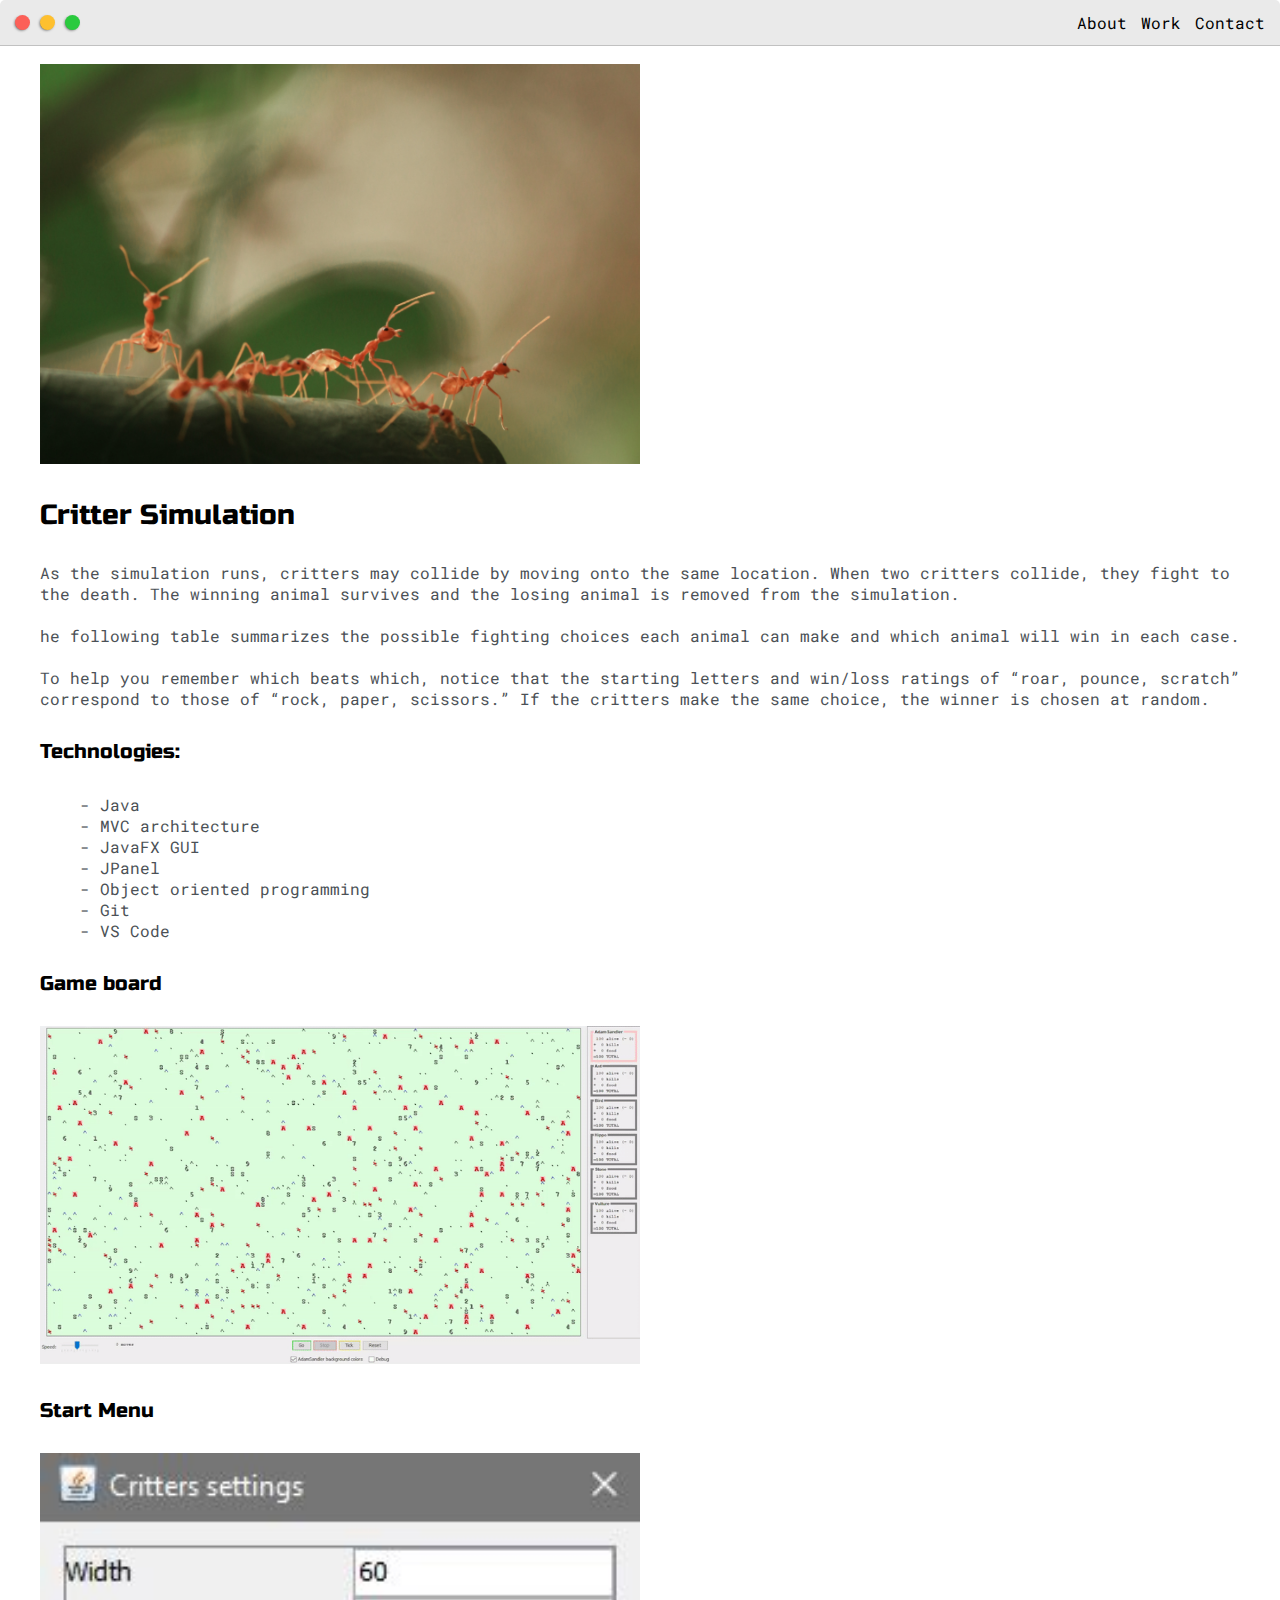
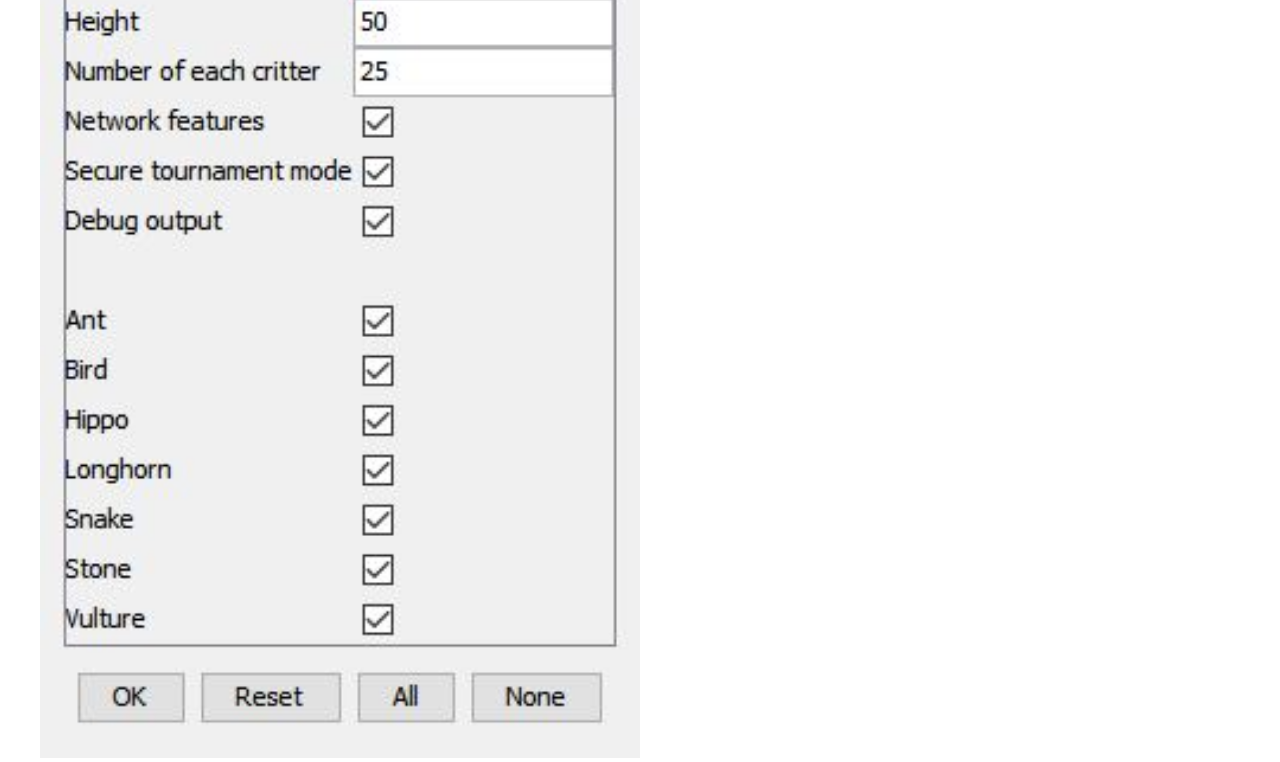
<file: Critter Simulation.html>
<!DOCTYPE html>
<html>
<head>
	<title>Critter Simulation</title>


	<meta name="viewport" content="width=device-width, initial-scale=1, maximum-scale=1, minimum-scale=1" />

	<link href="https://fonts.googleapis.com/css2?family=Russo+One&display=swap" rel="stylesheet">

	<link href="https://fonts.googleapis.com/css2?family=Roboto+Mono:wght@500&display=swap" rel="stylesheet">

	<link rel="stylesheet" type="text/css" href="default.css">


	<style type="text/css">
		.img-container{
			max-width: 600px;
		}

		img{
			width: 100%
		}

	</style>

</head>
<body>
	<div class="nav-wrapper">

		<!-- Link around dots-wrapper added after tutorial video -->
		<a href="index.html">
			<div class="dots-wrapper">
				<div id="dot-1" class="browser-dot"></div>
				<div id="dot-2" class="browser-dot"></div>
				<div id="dot-3" class="browser-dot"></div>
			</div>
		</a>

		<ul id="navigation">
			<li><a href="index.html#aboutme">About</a></li>
			<li><a href="index.html#work">Work</a></li>
			<li><a href="index.html#contact">Contact</a></li>
		</ul>
	</div>

	<div class="main-container">
		<br>

		<div class="img-container">
			<img src="images/Ant.jpg">
		</div>
		
		<h3>Critter Simulation</h3>

		<p>As the simulation runs, critters may collide by moving onto the same location. When two critters collide, they fight to the death. The winning animal survives and the losing animal is removed from the simulation.
		<br>
		<br>
		he following table summarizes the possible fighting choices each animal can make and which animal will win in each case.
		<br>
		<br>
		To help you remember which beats which, notice that the starting letters and win/loss ratings of “roar, pounce, scratch” correspond to those of “rock, paper, scissors.” If the critters make the same choice, the winner is chosen at random.


		<h5>Technologies:</h5>
		<ul>
			<li>- Java</li>
			<li>- MVC architecture</li>
			<li>- JavaFX GUI</li>
			<li>- JPanel</li>
			<li>- Object oriented programming</li>
			<li>- Git</li>
			<li>- VS Code</li>
		</ul>


		<h5>Game board</h5>
		<div class="img-container">
			<img src="images/Game.gif">
		</div>

		
		<h5>Start Menu</h5>
		<div class="img-container">
			<img src="images/Critter Menu.JPG">
		</div>


	</div>

</body>
</html>
</file>
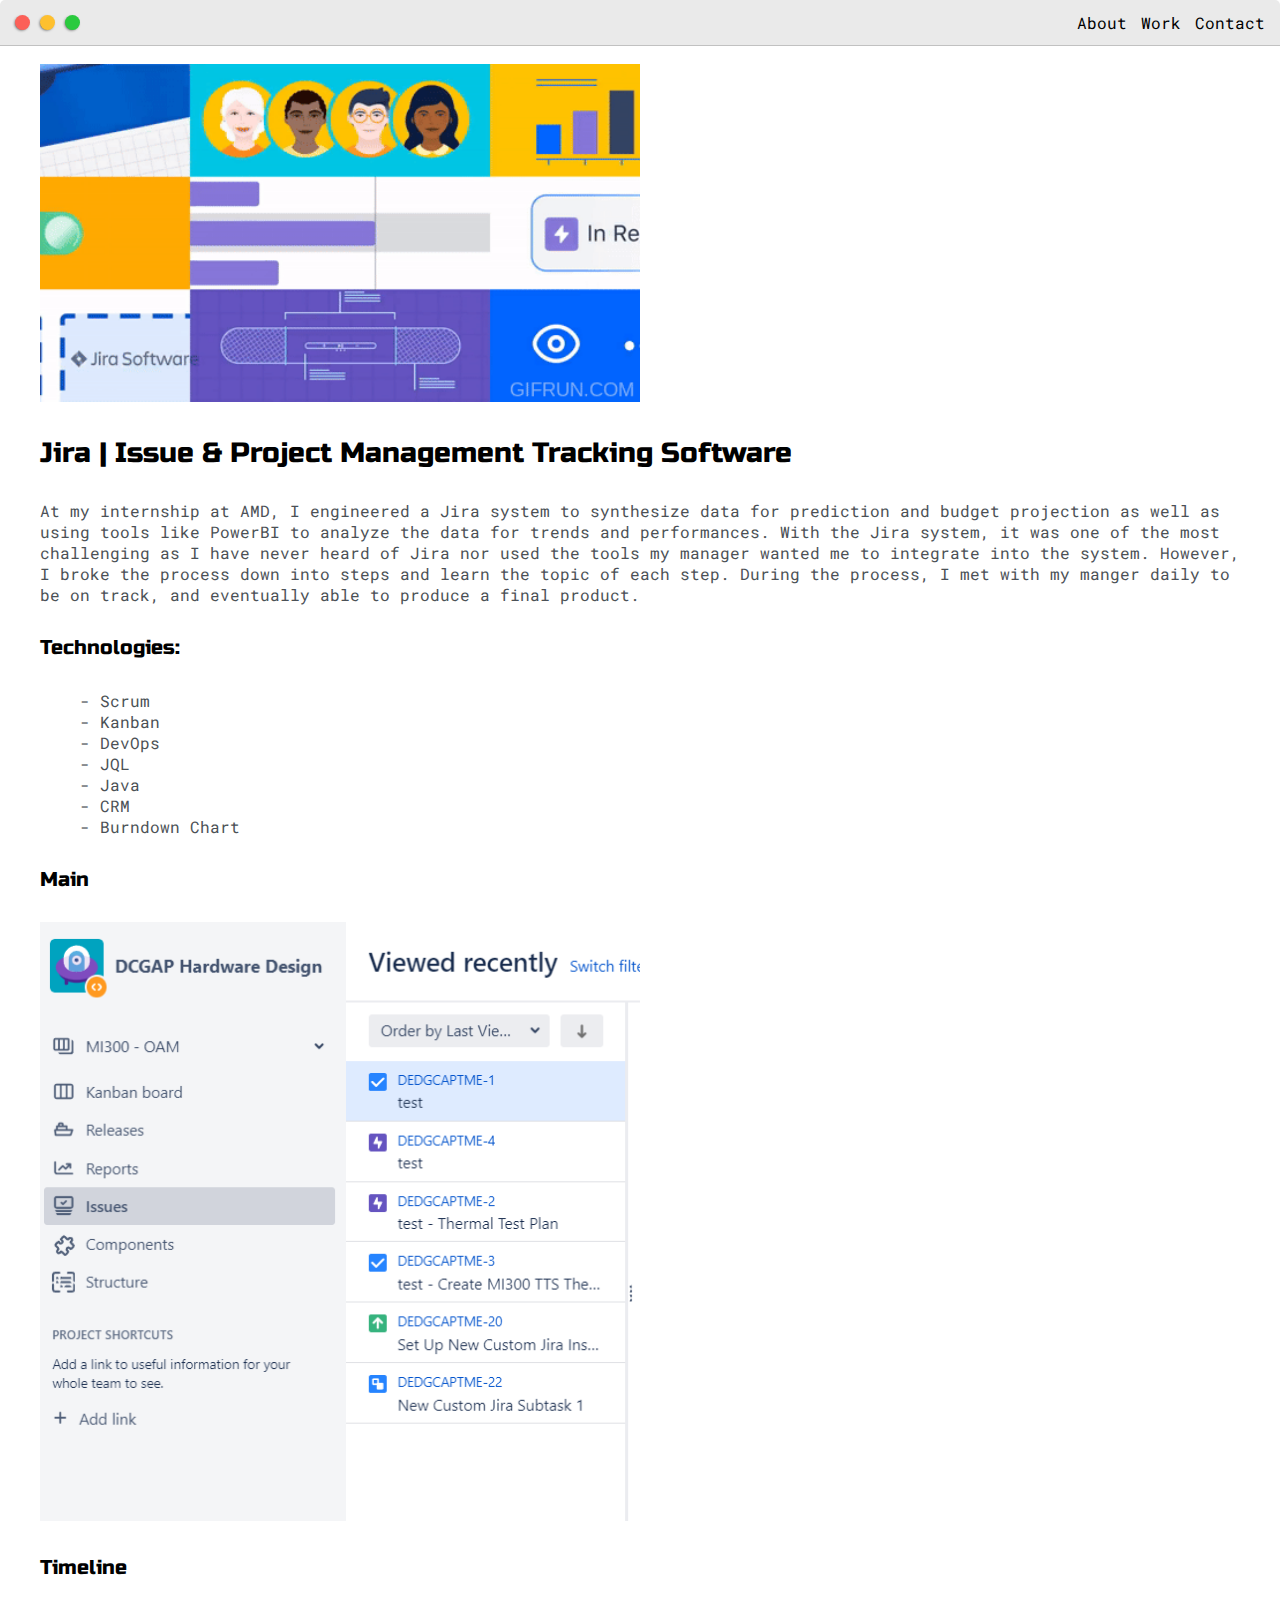
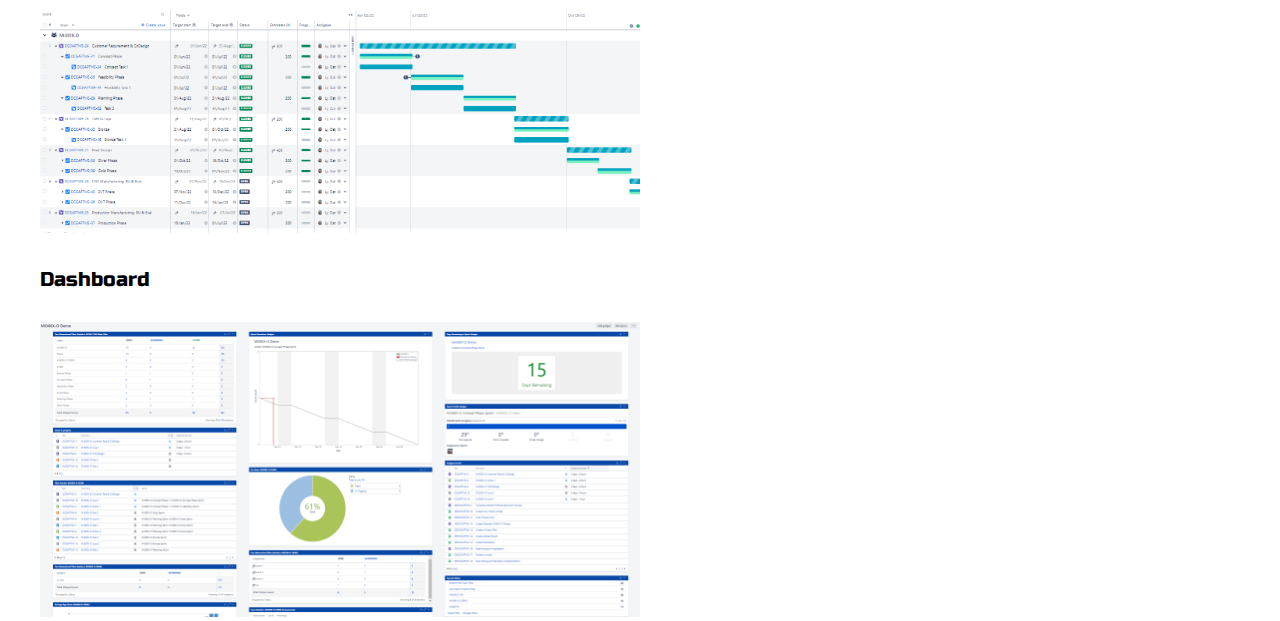
<file: Jira.html>
<!DOCTYPE html>
<html>
<head>
	<title>Jira</title>


	<meta name="viewport" content="width=device-width, initial-scale=1, maximum-scale=1, minimum-scale=1" />

	<link href="https://fonts.googleapis.com/css2?family=Russo+One&display=swap" rel="stylesheet">

	<link href="https://fonts.googleapis.com/css2?family=Roboto+Mono:wght@500&display=swap" rel="stylesheet">

	<link rel="stylesheet" type="text/css" href="default.css">


	<style type="text/css">
		.img-container{
			max-width: 600px;
		}

		img{
			width: 100%
		}

	</style>

</head>
<body>
	<div class="nav-wrapper">

		<!-- Link around dots-wrapper added after tutorial video -->
		<a href="index.html">
			<div class="dots-wrapper">
				<div id="dot-1" class="browser-dot"></div>
				<div id="dot-2" class="browser-dot"></div>
				<div id="dot-3" class="browser-dot"></div>
			</div>
		</a>

		<ul id="navigation">
			<li><a href="index.html#aboutme">About</a></li>
			<li><a href="index.html#work">Work</a></li>
			<li><a href="index.html#contact">Contact</a></li>
		</ul>
	</div>

	<div class="main-container">
		<br>

		<div class="img-container">
			<img src="images/Jira Logo.gif">
		</div>
		
		<h3>Jira | Issue & Project Management Tracking Software</h3>

		<p>At my internship at AMD, I engineered a Jira system to synthesize data for prediction and budget
			projection as well as using tools like PowerBI to analyze the data for trends and performances. With the
			Jira system, it was one of the most challenging as I have never heard of Jira nor used the tools my
			manager wanted me to integrate into the system. However, I broke the process down into steps and learn
			the topic of each step. During the process, I met with my manger daily to be on track, and eventually able
			to produce a final product.
		<br>
		

		<h5>Technologies:</h5>
		<ul>
			<li>- Scrum</li>
			<li>- Kanban</li>
			<li>- DevOps</li>
			<li>- JQL</li>
			<li>- Java</li>
			<li>- CRM</li>
			<li>- Burndown Chart</li>
		</ul>

		<h5>Main</h5>
		<div class="img-container">
			<img src="images/Jira.png">
		</div>

		<h5>Timeline</h5>
		<div class="img-container">
			<img src="images/Jira Timeline.png">
		</div>

		
		<h5>Dashboard</h5>
		<div class="img-container">
			<img src="images/Jira Dashboard.png">
		</div>


	</div>

</body>
</html>
</file>
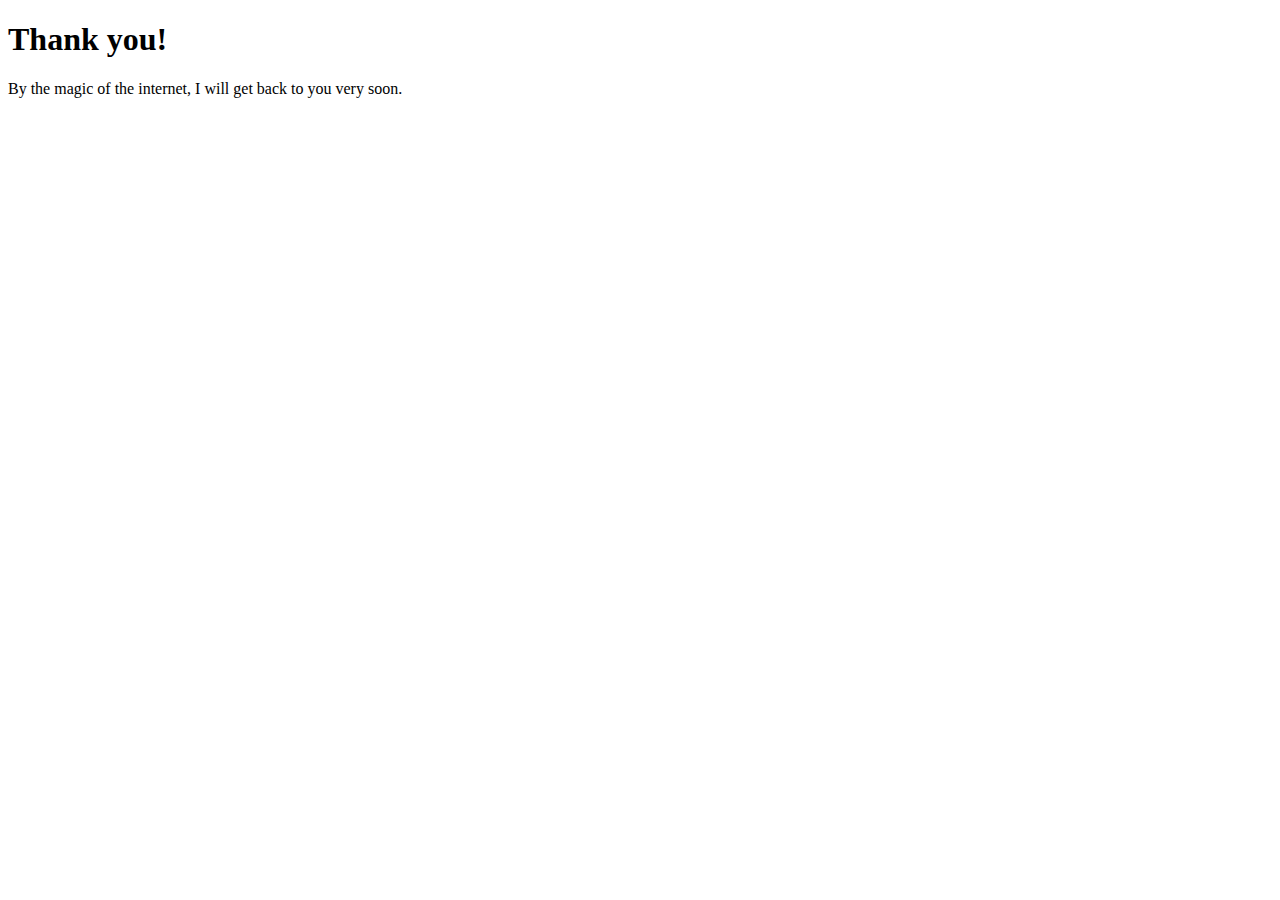
<file: success.html>
<!doctype html>
<html lang="en">
  <head>
    <!-- Required meta tags -->
    <meta charset="utf-8">
    <meta name="viewport" content="width=device-width, initial-scale=1">

    <!-- Bootstrap CSS -->
    <link href="https://cdn.jsdelivr.net/npm/bootstrap@5.0.1/dist/css/bootstrap.min.css" rel="stylesheet" integrity="sha384-+0n0xVW2eSR5OomGNYDnhzAbDsOXxcvSN1TPprVMTNDbiYZCxYbOOl7+AMvyTG2x" crossorigin="anonymous">

    <title>Message for when done with email</title>
  </head>
  <body>

    <div class="container mt-5">
        <h1>Thank you!</h1>
        <p>By the magic of the internet, I will get back to you very soon.</p>
    </div>

    <!-- Optional JavaScript; choose one of the two! -->

    <!-- Option 1: Bootstrap Bundle with Popper -->
    <script src="https://cdn.jsdelivr.net/npm/bootstrap@5.0.1/dist/js/bootstrap.bundle.min.js" integrity="sha384-gtEjrD/SeCtmISkJkNUaaKMoLD0//ElJ19smozuHV6z3Iehds+3Ulb9Bn9Plx0x4" crossorigin="anonymous"></script>

    <!-- Option 2: Separate Popper and Bootstrap JS -->
    <!--
    <script src="https://cdn.jsdelivr.net/npm/@popperjs/core@2.9.2/dist/umd/popper.min.js" integrity="sha384-IQsoLXl5PILFhosVNubq5LC7Qb9DXgDA9i+tQ8Zj3iwWAwPtgFTxbJ8NT4GN1R8p" crossorigin="anonymous"></script>
    <script src="https://cdn.jsdelivr.net/npm/bootstrap@5.0.1/dist/js/bootstrap.min.js" integrity="sha384-Atwg2Pkwv9vp0ygtn1JAojH0nYbwNJLPhwyoVbhoPwBhjQPR5VtM2+xf0Uwh9KtT" crossorigin="anonymous"></script>
    -->
  </body>
</html>
</file>
<file: default.css>
:root{
	--mainColor:#eaeaea;
	--secondaryColor:#fff;
	

	--borderColor:#c1c1c1;

	--mainText:black;
	--secondaryText:#4b5156;

	--themeDotBorder:#24292e;

	--previewBg:rgb(251, 249, 243, 0.8);
	--previewShadow:#f0ead6;
	
	--buttonColor:black;

}	


html, body{
	padding: 0;
	margin: 0;
	scroll-behavior: smooth;
}

body *{
	transition: 0.3s;
}


h1, h2, h3, h4, h5, h6, strong{
	/* added margin top and bottom to fix text
	*/
	margin-top: 30px;
	margin-bottom: 30px;
	color: var(--mainText);
	font-family: 'Russo One', sans-serif;
	font-weight: 500;
}

p, li, span, label, input, textarea{
	color: var(--secondaryText);
	font-family: 'Roboto Mono', monospace;
}

a{
	text-decoration: none;
	color:#17a2b8;
}

ul{
	list-style: none;
}

h1 { font-size: 56px;}
h2 { font-size: 36px;}
h3 { font-size: 28px;}
h4 { font-size: 24px;}
h5 { font-size: 20px;}
h6 { font-size: 16px;}


.s1{
	background-color: var(--mainColor);
	border-bottom:1px solid var(--borderColor);
	overflow:auto;
}

.s2{
	background-color: var(--secondaryColor);
	border-bottom:1px solid var(--borderColor);
	overflow:auto;
}




.main-container{
	
	width: 1200px;
	margin: 0 auto;
}


.greeting-wrapper{
	display: grid;
	text-align: center;
	align-content: center;
	min-height: 10em;

}

.intro-wrapper{
	background-color: var(--secondaryColor);
	border:1px solid var(--borderColor);
	border-radius:5px 5px 0 0;


	-webkit-box-shadow: -1px 1px 3px -1px rgba(0,0,0,0.75);
	-moz-box-shadow: -1px 1px 3px -1px rgba(0,0,0,0.75);
	box-shadow: -1px 1px 3px -1px rgba(0,0,0,0.75);

	display: grid;
	grid-template-columns: 1fr 1fr;
	grid-template-areas: 
		'nav-wrapper nav-wrapper'
		'left-column right-column'
	;
}


.nav-wrapper{
	border-radius:5px 5px 0 0;
	grid-area:nav-wrapper;
	border-bottom: 1px solid var(--borderColor);
	display: flex;
	justify-content: space-between;
	align-items: center;
	background-color: var(--mainColor);
}

#navigation a{
	color:var(--mainText);
}


#navigation{
	margin:0;
	padding: 10px;
}

#navigation li{
	display: inline-block;
	margin-right: 5px;
	margin-left:5px;
}

.dots-wrapper{
	display: flex;
	padding: 10px;
}

#dot-1{
	background-color:  #FC6058;
}

#dot-2{
	background-color:  #FEC02F;
}

#dot-3{
	background-color:  #2ACA3E;
}

.browser-dot{
	background-color: black;
	height: 15px;
	width: 15px;
	border-radius: 50%;
	margin: 5px;

	-webkit-box-shadow: -1px 1px 3px -1px rgba(0,0,0,0.75);
	-moz-box-shadow: -1px 1px 3px -1px rgba(0,0,0,0.75);
	box-shadow: -1px 1px 3px -1px rgba(0,0,0,0.75);

}


.left-column{
	grid-area: left-column;
	padding-top:50px;
	padding-bottom: 20px;
}

#profile_pic{
	display: block;
	margin:0 auto;

	height: 200px;
	width: 200px;
	object-fit: cover;
	border:2px solid var(--borderColor);
}


#theme-options-wrapper{
	display: flex;
	justify-content: center;
}

.theme-dot{
	height: 30px;
	width: 30px;
	background-color: black;
	border-radius: 50%;

	margin: 5px;
	border:2px solid var(--themeDotBorder);

	-webkit-box-shadow: -1px 1px 3px -1px rgba(0,0,0,0.75);
	-moz-box-shadow: -1px 1px 3px -1px rgba(0,0,0,0.75);
	box-shadow: -1px 1px 3px -1px rgba(0,0,0,0.75);

	cursor: pointer;
}


.theme-dot:hover{
	border-width: 5px;
}


#light-mode{
	background-color: #fff;
}

#blue-mode{
	background-color: #192734;
}

#green-mode{
	background-color: #78866b;
}

#purple-mode{
	background-color: #7E4C74;
}

#settings-note{
	font-size: 12px;
	font-style: italic;
	text-align: center;
}

#social-medias{
    font-size: 50px;
    display: flex;     /* Change from grid to flex */
    justify-content: center;  /* Horizontally center the icons */
    align-items: center;      /* Vertically center the icons */
    position: relative;

}
#social-medias a {
    margin-right: 20px;  /* Add space to the right of each icon */
}
#social-medias a:last-child {
    margin-right: 0;     /* Remove the margin for the last icon */
}
.right-column{
	grid-area: right-column;
	display: grid;
	align-content: center;

	padding-top: 0;
	padding-bottom: 50px;
}


#preview-shadow{
	background-color: var(--previewShadow);
	max-width: 300px;
	height: 180px;
	padding-left: 30px;
	padding-top: 30px;
}

#preview{
	width: 300px;
	border:1.5px solid #17a2b8;
	background-color: var(--previewBg);
	padding:15px;
	position: relative;
}

.corner{
	width:7px;
	height: 7px;
	border-radius: 50%;
	border:1.5px solid #17a2b8;
	background-color: #fff;
	position: absolute;
}

#corner-tl{
	top:-5px;
	left: -5px
}

#corner-tr{
	top:-5px;
	right: -5px
}


#corner-br{
	bottom:-5px;
	right: -5px
}


#corner-bl{
	bottom:-5px;
	left: -5px
}


/* 
About me section
*/ 
.about-wrapper{
	display: grid;
	grid-template-columns: repeat(auto-fit, minmax(320px, 1fr));
	padding-bottom: 50px;
	padding-top: 50px;
	gap:100px;
}


#skills{
	margin-top: 10px;
	display: flex;
	justify-content: space-evenly;
	background-color: var(--previewShadow);
}

.social-links{
	display: grid;
	align-content: center;
	text-align: center;
}

#social_img{
	width: 100%;
}


.post-wrapper{
	display: grid;
	grid-template-columns: repeat(auto-fit, 320px);
	gap:20px;
	justify-content: center;
	padding-bottom: 50px;
	padding-bottom: 50px;
}

.post{
	border:1px solid var(--borderColor);
	-webkit-box-shadow: -2px 7px 21px -9px rgba(0,0,0,0.75);
	-moz-box-shadow: -2px 7px 21px -9px rgba(0,0,0,0.75);
	box-shadow: -2px 7px 21px -9px rgba(0,0,0,0.75);
}

.thumbnail{
	display: block;
	width: 100%;
	height:180px;
	object-fit: cover;
}

.post-preview{
	background-color: #fff;
	padding:15px;
}

.post-title{
	color:black;
	margin: 0;
}

.post-intro{
	color:#4b5156;
	font-size: 14px;
}


#contact-form{
	display: block;
	max-width: 600px;
	margin: 0 auto;
	border: 1px solid var(--borderColor);
	padding: 15px;
	border-radius: 5px;
	background-color: var(--mainColor);
	margin-bottom: 50px;

}

#contact-form label{
	line-height: 1.5em;
}

#contact-form textarea{
	min-height: 120px;
	font-size: 14px;
}


.input-field{
	width: 100%;
	padding-top: 10px;
	padding-bottom:10px; 
	background-color: var(--secondaryColor);
	border-radius: 5px;
	border:1px solid var(--borderColor);
	font-size: 14px;
}


#submit-btn{
	margin-top: 10px;
	width: 100%;
	padding-top: 10px;
	padding-bottom:10px; 
	color: #fff;
	background-color: var(--buttonColor);
	border:none;
}


/* Stars */
#stars {
    width: 1px;
    height: 1px;
    background: transparent;
    animation: animStar 50s linear infinite;
    box-shadow: 779px 1331px #fff, 324px 42px #fff, 303px 586px #fff,
    1312px 276px #fff, 451px 625px #fff, 521px 1931px #fff, 1087px 1871px #fff,
    36px 1546px #fff, 132px 934px #fff, 1698px 901px #fff, 1418px 664px #fff,
    1448px 1157px #fff, 1084px 232px #fff, 347px 1776px #fff, 1722px 243px #fff,
    1629px 835px #fff, 479px 969px #fff, 1231px 960px #fff, 586px 384px #fff,
    164px 527px #fff, 8px 646px #fff, 1150px 1126px #fff, 665px 1357px #fff,
    1556px 1982px #fff, 1260px 1961px #fff, 1675px 1741px #fff,
    1843px 1514px #fff, 718px 1628px #fff, 242px 1343px #fff, 1497px 1880px #fff,
    1364px 230px #fff, 1739px 1302px #fff, 636px 959px #fff, 304px 686px #fff,
    614px 751px #fff, 1935px 816px #fff, 1428px 60px #fff, 355px 335px #fff,
    1594px 158px #fff, 90px 60px #fff, 1553px 162px #fff, 1239px 1825px #fff,
    1945px 587px #fff, 749px 1785px #fff, 1987px 1172px #fff, 1301px 1237px #fff,
    1039px 342px #fff, 1585px 1481px #fff, 995px 1048px #fff, 524px 932px #fff,
    214px 413px #fff, 1701px 1300px #fff, 1037px 1613px #fff, 1871px 996px #fff,
    1360px 1635px #fff, 1110px 1313px #fff, 412px 1783px #fff, 1949px 177px #fff,
    903px 1854px #fff, 700px 1936px #fff, 378px 125px #fff, 308px 834px #fff,
    1118px 962px #fff, 1350px 1929px #fff, 781px 1811px #fff, 561px 137px #fff,
    757px 1148px #fff, 1670px 1979px #fff, 343px 739px #fff, 945px 795px #fff,
    576px 1903px #fff, 1078px 1436px #fff, 1583px 450px #fff, 1366px 474px #fff,
    297px 1873px #fff, 192px 162px #fff, 1624px 1633px #fff, 59px 453px #fff,
    82px 1872px #fff, 1933px 498px #fff, 1966px 1974px #fff, 1975px 1688px #fff,
    779px 314px #fff, 1858px 1543px #fff, 73px 1507px #fff, 1693px 975px #fff,
    1683px 108px #fff, 1768px 1654px #fff, 654px 14px #fff, 494px 171px #fff,
    1689px 1895px #fff, 1660px 263px #fff, 1031px 903px #fff, 1203px 1393px #fff,
    1333px 1421px #fff, 1113px 41px #fff, 1206px 1645px #fff, 1325px 1635px #fff,
    142px 388px #fff, 572px 215px #fff, 1535px 296px #fff, 1419px 407px #fff,
    1379px 1003px #fff, 329px 469px #fff, 1791px 1652px #fff, 935px 1802px #fff,
    1330px 1820px #fff, 421px 1933px #fff, 828px 365px #fff, 275px 316px #fff,
    707px 960px #fff, 1605px 1554px #fff, 625px 58px #fff, 717px 1697px #fff,
    1669px 246px #fff, 1925px 322px #fff, 1154px 1803px #fff, 1929px 295px #fff,
    1248px 240px #fff, 1045px 1755px #fff, 166px 942px #fff, 1888px 1773px #fff,
    678px 1963px #fff, 1370px 569px #fff, 1974px 1400px #fff, 1786px 460px #fff,
    51px 307px #fff, 784px 1400px #fff, 730px 1258px #fff, 1712px 393px #fff,
    416px 170px #fff, 1797px 1932px #fff, 572px 219px #fff, 1557px 1856px #fff,
    218px 8px #fff, 348px 1334px #fff, 469px 413px #fff, 385px 1738px #fff,
    1357px 1818px #fff, 240px 942px #fff, 248px 1847px #fff, 1535px 806px #fff,
    236px 1514px #fff, 1429px 1556px #fff, 73px 1633px #fff, 1398px 1121px #fff,
    671px 1301px #fff, 1404px 1663px #fff, 740px 1018px #fff, 1600px 377px #fff,
    785px 514px #fff, 112px 1084px #fff, 1915px 1887px #fff, 1463px 1848px #fff,
    687px 1115px #fff, 1268px 1768px #fff, 1729px 1425px #fff,
    1284px 1022px #fff, 801px 974px #fff, 1975px 1317px #fff, 1354px 834px #fff,
    1446px 1484px #fff, 1283px 1786px #fff, 11px 523px #fff, 1842px 236px #fff,
    1355px 654px #fff, 429px 7px #fff, 1033px 1128px #fff, 157px 297px #fff,
    545px 635px #fff, 52px 1080px #fff, 827px 1520px #fff, 1121px 490px #fff,
    9px 309px #fff, 1744px 1586px #fff, 1014px 417px #fff, 1534px 524px #fff,
    958px 552px #fff, 1403px 1496px #fff, 387px 703px #fff, 1522px 548px #fff,
    1355px 282px #fff, 1532px 601px #fff, 1838px 790px #fff, 290px 259px #fff,
    295px 598px #fff, 1601px 539px #fff, 1561px 1272px #fff, 34px 1922px #fff,
    1024px 543px #fff, 467px 369px #fff, 722px 333px #fff, 1976px 1255px #fff,
    766px 983px #fff, 1582px 1285px #fff, 12px 512px #fff, 617px 1410px #fff,
    682px 577px #fff, 1334px 1438px #fff, 439px 327px #fff, 1617px 1661px #fff,
    673px 129px #fff, 794px 941px #fff, 1386px 1902px #fff, 37px 1353px #fff,
    1467px 1353px #fff, 416px 18px #fff, 187px 344px #fff, 200px 1898px #fff,
    1491px 1619px #fff, 811px 347px #fff, 924px 1827px #fff, 945px 217px #fff,
    1735px 1228px #fff, 379px 1890px #fff, 79px 761px #fff, 825px 1837px #fff,
    1980px 1558px #fff, 1308px 1573px #fff, 1488px 1726px #fff,
    382px 1208px #fff, 522px 595px #fff, 1277px 1898px #fff, 354px 552px #fff,
    161px 1784px #fff, 614px 251px #fff, 526px 1576px #fff, 17px 212px #fff,
    179px 996px #fff, 467px 1208px #fff, 1944px 1838px #fff, 1140px 1093px #fff,
    858px 1007px #fff, 200px 1064px #fff, 423px 1964px #fff, 1945px 439px #fff,
    1377px 689px #fff, 1120px 1437px #fff, 1876px 668px #fff, 907px 1324px #fff,
    343px 1976px #fff, 1816px 1501px #fff, 1849px 177px #fff, 647px 91px #fff,
    1984px 1012px #fff, 1336px 1300px #fff, 128px 648px #fff, 305px 1060px #fff,
    1324px 826px #fff, 1263px 1314px #fff, 1801px 629px #fff, 1614px 1555px #fff,
    1634px 90px #fff, 1603px 452px #fff, 891px 1984px #fff, 1556px 1906px #fff,
    121px 68px #fff, 1676px 1714px #fff, 516px 936px #fff, 1947px 1492px #fff,
    1455px 1519px #fff, 45px 602px #fff, 205px 1039px #fff, 793px 172px #fff,
    1562px 1739px #fff, 1056px 110px #fff, 1512px 379px #fff, 1795px 1621px #fff,
    1848px 607px #fff, 262px 1719px #fff, 477px 991px #fff, 483px 883px #fff,
    1239px 1197px #fff, 1496px 647px #fff, 1649px 25px #fff, 1491px 1946px #fff,
    119px 996px #fff, 179px 1472px #fff, 1341px 808px #fff, 1565px 1700px #fff,
    407px 1544px #fff, 1754px 357px #fff, 1288px 981px #fff, 902px 1997px #fff,
    1755px 1668px #fff, 186px 877px #fff, 1202px 1882px #fff, 461px 1213px #fff,
    1400px 748px #fff, 1969px 1899px #fff, 809px 522px #fff, 514px 1219px #fff,
    374px 275px #fff, 938px 1973px #fff, 357px 552px #fff, 144px 1722px #fff,
    1572px 912px #fff, 402px 1858px #fff, 1544px 1195px #fff, 667px 1257px #fff,
    727px 1496px #fff, 993px 232px #fff, 1772px 313px #fff, 1040px 1590px #fff,
    1204px 1973px #fff, 1268px 79px #fff, 1555px 1048px #fff, 986px 1707px #fff,
    978px 1710px #fff, 713px 360px #fff, 407px 863px #fff, 461px 736px #fff,
    284px 1608px #fff, 103px 430px #fff, 1283px 1319px #fff, 977px 1186px #fff,
    1966px 1516px #fff, 1287px 1129px #fff, 70px 1098px #fff, 1189px 889px #fff,
    1126px 1734px #fff, 309px 1292px #fff, 879px 764px #fff, 65px 473px #fff,
    1003px 1959px #fff, 658px 791px #fff, 402px 1576px #fff, 35px 622px #fff,
    529px 1589px #fff, 164px 666px #fff, 1876px 1290px #fff, 1541px 526px #fff,
    270px 1297px #fff, 440px 865px #fff, 1500px 802px #fff, 182px 1754px #fff,
    1264px 892px #fff, 272px 1249px #fff, 1289px 1535px #fff, 190px 1646px #fff,
    955px 242px #fff, 1456px 1597px #fff, 1727px 1983px #fff, 635px 801px #fff,
    226px 455px #fff, 1396px 1710px #fff, 849px 1863px #fff, 237px 1264px #fff,
    839px 140px #fff, 1122px 735px #fff, 1280px 15px #fff, 1318px 242px #fff,
    1819px 1148px #fff, 333px 1392px #fff, 1949px 553px #fff, 1878px 1332px #fff,
    467px 548px #fff, 1812px 1082px #fff, 1067px 193px #fff, 243px 156px #fff,
    483px 1616px #fff, 1714px 933px #fff, 759px 1800px #fff, 1822px 995px #fff,
    1877px 572px #fff, 581px 1084px #fff, 107px 732px #fff, 642px 1837px #fff,
    166px 1493px #fff, 1555px 198px #fff, 819px 307px #fff, 947px 345px #fff,
    827px 224px #fff, 927px 1394px #fff, 540px 467px #fff, 1093px 405px #fff,
    1140px 927px #fff, 130px 529px #fff, 33px 1980px #fff, 1147px 1663px #fff,
    1616px 1436px #fff, 528px 710px #fff, 798px 1100px #fff, 505px 1480px #fff,
    899px 641px #fff, 1909px 1949px #fff, 1311px 964px #fff, 979px 1301px #fff,
    1393px 969px #fff, 1793px 1886px #fff, 292px 357px #fff, 1196px 1718px #fff,
    1290px 1994px #fff, 537px 1973px #fff, 1181px 1674px #fff,
    1740px 1566px #fff, 1307px 265px #fff, 922px 522px #fff, 1892px 472px #fff,
    384px 1746px #fff, 392px 1098px #fff, 647px 548px #fff, 390px 1498px #fff,
    1246px 138px #fff, 730px 876px #fff, 192px 1472px #fff, 1790px 1789px #fff,
    928px 311px #fff, 1253px 1647px #fff, 747px 1921px #fff, 1561px 1025px #fff,
    1533px 1292px #fff, 1985px 195px #fff, 728px 729px #fff, 1712px 1936px #fff,
    512px 1717px #fff, 1528px 483px #fff, 313px 1642px #fff, 281px 1849px #fff,
    1212px 799px #fff, 435px 1191px #fff, 1422px 611px #fff, 1718px 1964px #fff,
    411px 944px #fff, 210px 636px #fff, 1502px 1295px #fff, 1434px 349px #fff,
    769px 60px #fff, 747px 1053px #fff, 789px 504px #fff, 1436px 1264px #fff,
    1893px 1225px #fff, 1394px 1788px #fff, 1108px 1317px #fff,
    1673px 1395px #fff, 854px 1010px #fff, 1705px 80px #fff, 1858px 148px #fff,
    1729px 344px #fff, 1388px 664px #fff, 895px 406px #fff, 1479px 157px #fff,
    1441px 1157px #fff, 552px 1900px #fff, 516px 364px #fff, 1647px 189px #fff,
    1427px 1071px #fff, 785px 729px #fff, 1080px 1710px #fff, 504px 204px #fff,
    1177px 1622px #fff, 657px 34px #fff, 1296px 1099px #fff, 248px 180px #fff,
    1212px 1568px #fff, 667px 1562px #fff, 695px 841px #fff, 1608px 1247px #fff,
    751px 882px #fff, 87px 167px #fff, 607px 1368px #fff, 1363px 1203px #fff,
    1836px 317px #fff, 1668px 1703px #fff, 830px 1154px #fff, 1721px 1398px #fff,
    1601px 1280px #fff, 976px 874px #fff, 1743px 254px #fff, 1020px 1815px #fff,
    1670px 1766px #fff, 1890px 735px #fff, 1379px 136px #fff, 1864px 695px #fff,
    206px 965px #fff, 1404px 1932px #fff, 1923px 1360px #fff, 247px 682px #fff,
    519px 1708px #fff, 645px 750px #fff, 1164px 1204px #fff, 834px 323px #fff,
    172px 1350px #fff, 213px 972px #fff, 1837px 190px #fff, 285px 1806px #fff,
    1047px 1299px #fff, 1548px 825px #fff, 1730px 324px #fff, 1346px 1909px #fff,
    772px 270px #fff, 345px 1190px #fff, 478px 1433px #fff, 1479px 25px #fff,
    1994px 1830px #fff, 1744px 732px #fff, 20px 1635px #fff, 690px 1795px #fff,
    1594px 569px #fff, 579px 245px #fff, 1398px 733px #fff, 408px 1352px #fff,
    1774px 120px #fff, 1152px 1370px #fff, 1698px 1810px #fff, 710px 1450px #fff,
    665px 286px #fff, 493px 1720px #fff, 786px 5px #fff, 637px 1140px #fff,
    764px 324px #fff, 927px 310px #fff, 938px 1424px #fff, 1884px 744px #fff,
    913px 462px #fff, 1831px 1936px #fff, 1527px 249px #fff, 36px 1381px #fff,
    1597px 581px #fff, 1530px 355px #fff, 949px 459px #fff, 799px 828px #fff,
    242px 1471px #fff, 654px 797px #fff, 796px 594px #fff, 1365px 678px #fff,
    752px 23px #fff, 1630px 541px #fff, 982px 72px #fff, 1733px 1831px #fff,
    21px 412px #fff, 775px 998px #fff, 335px 1945px #fff, 264px 583px #fff,
    158px 1311px #fff, 528px 164px #fff, 1978px 574px #fff, 717px 1203px #fff,
    734px 1591px #fff, 1555px 820px #fff, 16px 1943px #fff, 1625px 1177px #fff,
    1236px 690px #fff, 1585px 1590px #fff, 1737px 1728px #fff, 721px 698px #fff,
    1804px 1186px #fff, 166px 980px #fff, 1850px 230px #fff, 330px 1712px #fff,
    95px 797px #fff, 1948px 1078px #fff, 469px 939px #fff, 1269px 1899px #fff,
    955px 1220px #fff, 1137px 1075px #fff, 312px 1293px #fff, 986px 1762px #fff,
    1103px 1238px #fff, 428px 1993px #fff, 355px 570px #fff, 977px 1836px #fff,
    1395px 1092px #fff, 276px 913px #fff, 1743px 656px #fff, 773px 502px #fff,
    1686px 1322px #fff, 1516px 1945px #fff, 1334px 501px #fff, 266px 156px #fff,
    455px 655px #fff, 798px 72px #fff, 1059px 1259px #fff, 1402px 1687px #fff,
    236px 1329px #fff, 1455px 786px #fff, 146px 1228px #fff, 1851px 823px #fff,
    1062px 100px #fff, 1220px 953px #fff, 20px 1826px #fff, 36px 1063px #fff,
    1525px 338px #fff, 790px 1521px #fff, 741px 1099px #fff, 288px 1489px #fff,
    700px 1060px #fff, 390px 1071px #fff, 411px 1036px #fff, 1853px 1072px #fff,
    1446px 1085px #fff, 1164px 874px #fff, 924px 925px #fff, 291px 271px #fff,
    1257px 1964px #fff, 1580px 1352px #fff, 1507px 1216px #fff, 211px 956px #fff,
    985px 1195px #fff, 975px 1640px #fff, 518px 101px #fff, 663px 1395px #fff,
    914px 532px #fff, 145px 1320px #fff, 69px 1397px #fff, 982px 523px #fff,
    257px 725px #fff, 1599px 831px #fff, 1636px 1513px #fff, 1250px 1158px #fff,
    1132px 604px #fff, 183px 102px #fff, 1057px 318px #fff, 1247px 1835px #fff,
    1983px 1110px #fff, 1077px 1455px #fff, 921px 1770px #fff, 806px 1350px #fff,
    1938px 1992px #fff, 855px 1260px #fff, 902px 1345px #fff, 658px 1908px #fff,
    1845px 679px #fff, 712px 1482px #fff, 595px 950px #fff, 1784px 1992px #fff,
    1847px 1785px #fff, 691px 1004px #fff, 175px 1179px #fff, 1666px 1911px #fff,
    41px 61px #fff, 971px 1080px #fff, 1830px 1450px #fff, 1351px 1518px #fff,
    1257px 99px #fff, 1395px 1498px #fff, 1117px 252px #fff, 1779px 597px #fff,
    1346px 729px #fff, 1108px 1144px #fff, 402px 691px #fff, 72px 496px #fff,
    1673px 1604px #fff, 1497px 974px #fff, 1865px 1664px #fff, 88px 806px #fff,
    918px 77px #fff, 244px 1118px #fff, 256px 1820px #fff, 1851px 1840px #fff,
    605px 1851px #fff, 634px 383px #fff, 865px 37px #fff, 943px 1024px #fff,
    1951px 177px #fff, 1097px 523px #fff, 985px 1700px #fff, 1243px 122px #fff,
    768px 1070px #fff, 468px 194px #fff, 320px 1867px #fff, 1850px 185px #fff,
    380px 1616px #fff, 468px 1294px #fff, 1122px 1743px #fff, 884px 299px #fff,
    1300px 1917px #fff, 1860px 396px #fff, 1270px 990px #fff, 529px 733px #fff,
    1975px 1347px #fff, 1885px 685px #fff, 226px 506px #fff, 651px 878px #fff,
    1323px 680px #fff, 1284px 680px #fff, 238px 1967px #fff, 911px 174px #fff,
    1111px 521px #fff, 1150px 85px #fff, 794px 502px #fff, 484px 1856px #fff,
    1809px 368px #fff, 112px 953px #fff, 590px 1009px #fff, 1655px 311px #fff,
    100px 1026px #fff, 1803px 352px #fff, 865px 306px #fff, 1077px 1019px #fff,
    1335px 872px #fff, 1647px 1298px #fff, 1233px 1387px #fff, 698px 1036px #fff,
    659px 1860px #fff, 388px 1412px #fff, 1212px 458px #fff, 755px 1468px #fff,
    696px 1654px #fff, 1144px 60px #fff;
}

#stars:after {
    content: '';
    position: absolute;
    top: 2000px;
    width: 1px;
    height: 1px;
    background: transparent;
    box-shadow: 779px 1331px #fff, 324px 42px #fff, 303px 586px #fff,
    1312px 276px #fff, 451px 625px #fff, 521px 1931px #fff, 1087px 1871px #fff,
    36px 1546px #fff, 132px 934px #fff, 1698px 901px #fff, 1418px 664px #fff,
    1448px 1157px #fff, 1084px 232px #fff, 347px 1776px #fff, 1722px 243px #fff,
    1629px 835px #fff, 479px 969px #fff, 1231px 960px #fff, 586px 384px #fff,
    164px 527px #fff, 8px 646px #fff, 1150px 1126px #fff, 665px 1357px #fff,
    1556px 1982px #fff, 1260px 1961px #fff, 1675px 1741px #fff,
    1843px 1514px #fff, 718px 1628px #fff, 242px 1343px #fff, 1497px 1880px #fff,
    1364px 230px #fff, 1739px 1302px #fff, 636px 959px #fff, 304px 686px #fff,
    614px 751px #fff, 1935px 816px #fff, 1428px 60px #fff, 355px 335px #fff,
    1594px 158px #fff, 90px 60px #fff, 1553px 162px #fff, 1239px 1825px #fff,
    1945px 587px #fff, 749px 1785px #fff, 1987px 1172px #fff, 1301px 1237px #fff,
    1039px 342px #fff, 1585px 1481px #fff, 995px 1048px #fff, 524px 932px #fff,
    214px 413px #fff, 1701px 1300px #fff, 1037px 1613px #fff, 1871px 996px #fff,
    1360px 1635px #fff, 1110px 1313px #fff, 412px 1783px #fff, 1949px 177px #fff,
    903px 1854px #fff, 700px 1936px #fff, 378px 125px #fff, 308px 834px #fff,
    1118px 962px #fff, 1350px 1929px #fff, 781px 1811px #fff, 561px 137px #fff,
    757px 1148px #fff, 1670px 1979px #fff, 343px 739px #fff, 945px 795px #fff,
    576px 1903px #fff, 1078px 1436px #fff, 1583px 450px #fff, 1366px 474px #fff,
    297px 1873px #fff, 192px 162px #fff, 1624px 1633px #fff, 59px 453px #fff,
    82px 1872px #fff, 1933px 498px #fff, 1966px 1974px #fff, 1975px 1688px #fff,
    779px 314px #fff, 1858px 1543px #fff, 73px 1507px #fff, 1693px 975px #fff,
    1683px 108px #fff, 1768px 1654px #fff, 654px 14px #fff, 494px 171px #fff,
    1689px 1895px #fff, 1660px 263px #fff, 1031px 903px #fff, 1203px 1393px #fff,
    1333px 1421px #fff, 1113px 41px #fff, 1206px 1645px #fff, 1325px 1635px #fff,
    142px 388px #fff, 572px 215px #fff, 1535px 296px #fff, 1419px 407px #fff,
    1379px 1003px #fff, 329px 469px #fff, 1791px 1652px #fff, 935px 1802px #fff,
    1330px 1820px #fff, 421px 1933px #fff, 828px 365px #fff, 275px 316px #fff,
    707px 960px #fff, 1605px 1554px #fff, 625px 58px #fff, 717px 1697px #fff,
    1669px 246px #fff, 1925px 322px #fff, 1154px 1803px #fff, 1929px 295px #fff,
    1248px 240px #fff, 1045px 1755px #fff, 166px 942px #fff, 1888px 1773px #fff,
    678px 1963px #fff, 1370px 569px #fff, 1974px 1400px #fff, 1786px 460px #fff,
    51px 307px #fff, 784px 1400px #fff, 730px 1258px #fff, 1712px 393px #fff,
    416px 170px #fff, 1797px 1932px #fff, 572px 219px #fff, 1557px 1856px #fff,
    218px 8px #fff, 348px 1334px #fff, 469px 413px #fff, 385px 1738px #fff,
    1357px 1818px #fff, 240px 942px #fff, 248px 1847px #fff, 1535px 806px #fff,
    236px 1514px #fff, 1429px 1556px #fff, 73px 1633px #fff, 1398px 1121px #fff,
    671px 1301px #fff, 1404px 1663px #fff, 740px 1018px #fff, 1600px 377px #fff,
    785px 514px #fff, 112px 1084px #fff, 1915px 1887px #fff, 1463px 1848px #fff,
    687px 1115px #fff, 1268px 1768px #fff, 1729px 1425px #fff,
    1284px 1022px #fff, 801px 974px #fff, 1975px 1317px #fff, 1354px 834px #fff,
    1446px 1484px #fff, 1283px 1786px #fff, 11px 523px #fff, 1842px 236px #fff,
    1355px 654px #fff, 429px 7px #fff, 1033px 1128px #fff, 157px 297px #fff,
    545px 635px #fff, 52px 1080px #fff, 827px 1520px #fff, 1121px 490px #fff,
    9px 309px #fff, 1744px 1586px #fff, 1014px 417px #fff, 1534px 524px #fff,
    958px 552px #fff, 1403px 1496px #fff, 387px 703px #fff, 1522px 548px #fff,
    1355px 282px #fff, 1532px 601px #fff, 1838px 790px #fff, 290px 259px #fff,
    295px 598px #fff, 1601px 539px #fff, 1561px 1272px #fff, 34px 1922px #fff,
    1024px 543px #fff, 467px 369px #fff, 722px 333px #fff, 1976px 1255px #fff,
    766px 983px #fff, 1582px 1285px #fff, 12px 512px #fff, 617px 1410px #fff,
    682px 577px #fff, 1334px 1438px #fff, 439px 327px #fff, 1617px 1661px #fff,
    673px 129px #fff, 794px 941px #fff, 1386px 1902px #fff, 37px 1353px #fff,
    1467px 1353px #fff, 416px 18px #fff, 187px 344px #fff, 200px 1898px #fff,
    1491px 1619px #fff, 811px 347px #fff, 924px 1827px #fff, 945px 217px #fff,
    1735px 1228px #fff, 379px 1890px #fff, 79px 761px #fff, 825px 1837px #fff,
    1980px 1558px #fff, 1308px 1573px #fff, 1488px 1726px #fff,
    382px 1208px #fff, 522px 595px #fff, 1277px 1898px #fff, 354px 552px #fff,
    161px 1784px #fff, 614px 251px #fff, 526px 1576px #fff, 17px 212px #fff,
    179px 996px #fff, 467px 1208px #fff, 1944px 1838px #fff, 1140px 1093px #fff,
    858px 1007px #fff, 200px 1064px #fff, 423px 1964px #fff, 1945px 439px #fff,
    1377px 689px #fff, 1120px 1437px #fff, 1876px 668px #fff, 907px 1324px #fff,
    343px 1976px #fff, 1816px 1501px #fff, 1849px 177px #fff, 647px 91px #fff,
    1984px 1012px #fff, 1336px 1300px #fff, 128px 648px #fff, 305px 1060px #fff,
    1324px 826px #fff, 1263px 1314px #fff, 1801px 629px #fff, 1614px 1555px #fff,
    1634px 90px #fff, 1603px 452px #fff, 891px 1984px #fff, 1556px 1906px #fff,
    121px 68px #fff, 1676px 1714px #fff, 516px 936px #fff, 1947px 1492px #fff,
    1455px 1519px #fff, 45px 602px #fff, 205px 1039px #fff, 793px 172px #fff,
    1562px 1739px #fff, 1056px 110px #fff, 1512px 379px #fff, 1795px 1621px #fff,
    1848px 607px #fff, 262px 1719px #fff, 477px 991px #fff, 483px 883px #fff,
    1239px 1197px #fff, 1496px 647px #fff, 1649px 25px #fff, 1491px 1946px #fff,
    119px 996px #fff, 179px 1472px #fff, 1341px 808px #fff, 1565px 1700px #fff,
    407px 1544px #fff, 1754px 357px #fff, 1288px 981px #fff, 902px 1997px #fff,
    1755px 1668px #fff, 186px 877px #fff, 1202px 1882px #fff, 461px 1213px #fff,
    1400px 748px #fff, 1969px 1899px #fff, 809px 522px #fff, 514px 1219px #fff,
    374px 275px #fff, 938px 1973px #fff, 357px 552px #fff, 144px 1722px #fff,
    1572px 912px #fff, 402px 1858px #fff, 1544px 1195px #fff, 667px 1257px #fff,
    727px 1496px #fff, 993px 232px #fff, 1772px 313px #fff, 1040px 1590px #fff,
    1204px 1973px #fff, 1268px 79px #fff, 1555px 1048px #fff, 986px 1707px #fff,
    978px 1710px #fff, 713px 360px #fff, 407px 863px #fff, 461px 736px #fff,
    284px 1608px #fff, 103px 430px #fff, 1283px 1319px #fff, 977px 1186px #fff,
    1966px 1516px #fff, 1287px 1129px #fff, 70px 1098px #fff, 1189px 889px #fff,
    1126px 1734px #fff, 309px 1292px #fff, 879px 764px #fff, 65px 473px #fff,
    1003px 1959px #fff, 658px 791px #fff, 402px 1576px #fff, 35px 622px #fff,
    529px 1589px #fff, 164px 666px #fff, 1876px 1290px #fff, 1541px 526px #fff,
    270px 1297px #fff, 440px 865px #fff, 1500px 802px #fff, 182px 1754px #fff,
    1264px 892px #fff, 272px 1249px #fff, 1289px 1535px #fff, 190px 1646px #fff,
    955px 242px #fff, 1456px 1597px #fff, 1727px 1983px #fff, 635px 801px #fff,
    226px 455px #fff, 1396px 1710px #fff, 849px 1863px #fff, 237px 1264px #fff,
    839px 140px #fff, 1122px 735px #fff, 1280px 15px #fff, 1318px 242px #fff,
    1819px 1148px #fff, 333px 1392px #fff, 1949px 553px #fff, 1878px 1332px #fff,
    467px 548px #fff, 1812px 1082px #fff, 1067px 193px #fff, 243px 156px #fff,
    483px 1616px #fff, 1714px 933px #fff, 759px 1800px #fff, 1822px 995px #fff,
    1877px 572px #fff, 581px 1084px #fff, 107px 732px #fff, 642px 1837px #fff,
    166px 1493px #fff, 1555px 198px #fff, 819px 307px #fff, 947px 345px #fff,
    827px 224px #fff, 927px 1394px #fff, 540px 467px #fff, 1093px 405px #fff,
    1140px 927px #fff, 130px 529px #fff, 33px 1980px #fff, 1147px 1663px #fff,
    1616px 1436px #fff, 528px 710px #fff, 798px 1100px #fff, 505px 1480px #fff,
    899px 641px #fff, 1909px 1949px #fff, 1311px 964px #fff, 979px 1301px #fff,
    1393px 969px #fff, 1793px 1886px #fff, 292px 357px #fff, 1196px 1718px #fff,
    1290px 1994px #fff, 537px 1973px #fff, 1181px 1674px #fff,
    1740px 1566px #fff, 1307px 265px #fff, 922px 522px #fff, 1892px 472px #fff,
    384px 1746px #fff, 392px 1098px #fff, 647px 548px #fff, 390px 1498px #fff,
    1246px 138px #fff, 730px 876px #fff, 192px 1472px #fff, 1790px 1789px #fff,
    928px 311px #fff, 1253px 1647px #fff, 747px 1921px #fff, 1561px 1025px #fff,
    1533px 1292px #fff, 1985px 195px #fff, 728px 729px #fff, 1712px 1936px #fff,
    512px 1717px #fff, 1528px 483px #fff, 313px 1642px #fff, 281px 1849px #fff,
    1212px 799px #fff, 435px 1191px #fff, 1422px 611px #fff, 1718px 1964px #fff,
    411px 944px #fff, 210px 636px #fff, 1502px 1295px #fff, 1434px 349px #fff,
    769px 60px #fff, 747px 1053px #fff, 789px 504px #fff, 1436px 1264px #fff,
    1893px 1225px #fff, 1394px 1788px #fff, 1108px 1317px #fff,
    1673px 1395px #fff, 854px 1010px #fff, 1705px 80px #fff, 1858px 148px #fff,
    1729px 344px #fff, 1388px 664px #fff, 895px 406px #fff, 1479px 157px #fff,
    1441px 1157px #fff, 552px 1900px #fff, 516px 364px #fff, 1647px 189px #fff,
    1427px 1071px #fff, 785px 729px #fff, 1080px 1710px #fff, 504px 204px #fff,
    1177px 1622px #fff, 657px 34px #fff, 1296px 1099px #fff, 248px 180px #fff,
    1212px 1568px #fff, 667px 1562px #fff, 695px 841px #fff, 1608px 1247px #fff,
    751px 882px #fff, 87px 167px #fff, 607px 1368px #fff, 1363px 1203px #fff,
    1836px 317px #fff, 1668px 1703px #fff, 830px 1154px #fff, 1721px 1398px #fff,
    1601px 1280px #fff, 976px 874px #fff, 1743px 254px #fff, 1020px 1815px #fff,
    1670px 1766px #fff, 1890px 735px #fff, 1379px 136px #fff, 1864px 695px #fff,
    206px 965px #fff, 1404px 1932px #fff, 1923px 1360px #fff, 247px 682px #fff,
    519px 1708px #fff, 645px 750px #fff, 1164px 1204px #fff, 834px 323px #fff,
    172px 1350px #fff, 213px 972px #fff, 1837px 190px #fff, 285px 1806px #fff,
    1047px 1299px #fff, 1548px 825px #fff, 1730px 324px #fff, 1346px 1909px #fff,
    772px 270px #fff, 345px 1190px #fff, 478px 1433px #fff, 1479px 25px #fff,
    1994px 1830px #fff, 1744px 732px #fff, 20px 1635px #fff, 690px 1795px #fff,
    1594px 569px #fff, 579px 245px #fff, 1398px 733px #fff, 408px 1352px #fff,
    1774px 120px #fff, 1152px 1370px #fff, 1698px 1810px #fff, 710px 1450px #fff,
    665px 286px #fff, 493px 1720px #fff, 786px 5px #fff, 637px 1140px #fff,
    764px 324px #fff, 927px 310px #fff, 938px 1424px #fff, 1884px 744px #fff,
    913px 462px #fff, 1831px 1936px #fff, 1527px 249px #fff, 36px 1381px #fff,
    1597px 581px #fff, 1530px 355px #fff, 949px 459px #fff, 799px 828px #fff,
    242px 1471px #fff, 654px 797px #fff, 796px 594px #fff, 1365px 678px #fff,
    752px 23px #fff, 1630px 541px #fff, 982px 72px #fff, 1733px 1831px #fff,
    21px 412px #fff, 775px 998px #fff, 335px 1945px #fff, 264px 583px #fff,
    158px 1311px #fff, 528px 164px #fff, 1978px 574px #fff, 717px 1203px #fff,
    734px 1591px #fff, 1555px 820px #fff, 16px 1943px #fff, 1625px 1177px #fff,
    1236px 690px #fff, 1585px 1590px #fff, 1737px 1728px #fff, 721px 698px #fff,
    1804px 1186px #fff, 166px 980px #fff, 1850px 230px #fff, 330px 1712px #fff,
    95px 797px #fff, 1948px 1078px #fff, 469px 939px #fff, 1269px 1899px #fff,
    955px 1220px #fff, 1137px 1075px #fff, 312px 1293px #fff, 986px 1762px #fff,
    1103px 1238px #fff, 428px 1993px #fff, 355px 570px #fff, 977px 1836px #fff,
    1395px 1092px #fff, 276px 913px #fff, 1743px 656px #fff, 773px 502px #fff,
    1686px 1322px #fff, 1516px 1945px #fff, 1334px 501px #fff, 266px 156px #fff,
    455px 655px #fff, 798px 72px #fff, 1059px 1259px #fff, 1402px 1687px #fff,
    236px 1329px #fff, 1455px 786px #fff, 146px 1228px #fff, 1851px 823px #fff,
    1062px 100px #fff, 1220px 953px #fff, 20px 1826px #fff, 36px 1063px #fff,
    1525px 338px #fff, 790px 1521px #fff, 741px 1099px #fff, 288px 1489px #fff,
    700px 1060px #fff, 390px 1071px #fff, 411px 1036px #fff, 1853px 1072px #fff,
    1446px 1085px #fff, 1164px 874px #fff, 924px 925px #fff, 291px 271px #fff,
    1257px 1964px #fff, 1580px 1352px #fff, 1507px 1216px #fff, 211px 956px #fff,
    985px 1195px #fff, 975px 1640px #fff, 518px 101px #fff, 663px 1395px #fff,
    914px 532px #fff, 145px 1320px #fff, 69px 1397px #fff, 982px 523px #fff,
    257px 725px #fff, 1599px 831px #fff, 1636px 1513px #fff, 1250px 1158px #fff,
    1132px 604px #fff, 183px 102px #fff, 1057px 318px #fff, 1247px 1835px #fff,
    1983px 1110px #fff, 1077px 1455px #fff, 921px 1770px #fff, 806px 1350px #fff,
    1938px 1992px #fff, 855px 1260px #fff, 902px 1345px #fff, 658px 1908px #fff,
    1845px 679px #fff, 712px 1482px #fff, 595px 950px #fff, 1784px 1992px #fff,
    1847px 1785px #fff, 691px 1004px #fff, 175px 1179px #fff, 1666px 1911px #fff,
    41px 61px #fff, 971px 1080px #fff, 1830px 1450px #fff, 1351px 1518px #fff,
    1257px 99px #fff, 1395px 1498px #fff, 1117px 252px #fff, 1779px 597px #fff,
    1346px 729px #fff, 1108px 1144px #fff, 402px 691px #fff, 72px 496px #fff,
    1673px 1604px #fff, 1497px 974px #fff, 1865px 1664px #fff, 88px 806px #fff,
    918px 77px #fff, 244px 1118px #fff, 256px 1820px #fff, 1851px 1840px #fff,
    605px 1851px #fff, 634px 383px #fff, 865px 37px #fff, 943px 1024px #fff,
    1951px 177px #fff, 1097px 523px #fff, 985px 1700px #fff, 1243px 122px #fff,
    768px 1070px #fff, 468px 194px #fff, 320px 1867px #fff, 1850px 185px #fff,
    380px 1616px #fff, 468px 1294px #fff, 1122px 1743px #fff, 884px 299px #fff,
    1300px 1917px #fff, 1860px 396px #fff, 1270px 990px #fff, 529px 733px #fff,
    1975px 1347px #fff, 1885px 685px #fff, 226px 506px #fff, 651px 878px #fff,
    1323px 680px #fff, 1284px 680px #fff, 238px 1967px #fff, 911px 174px #fff,
    1111px 521px #fff, 1150px 85px #fff, 794px 502px #fff, 484px 1856px #fff,
    1809px 368px #fff, 112px 953px #fff, 590px 1009px #fff, 1655px 311px #fff,
    100px 1026px #fff, 1803px 352px #fff, 865px 306px #fff, 1077px 1019px #fff,
    1335px 872px #fff, 1647px 1298px #fff, 1233px 1387px #fff, 698px 1036px #fff,
    659px 1860px #fff, 388px 1412px #fff, 1212px 458px #fff, 755px 1468px #fff,
    696px 1654px #fff, 1144px 60px #fff;
}

#stars2 {
    width: 2px;
    height: 2px;
    background: transparent;
    animation: animStar 100s linear infinite;
    box-shadow: 1448px 320px #fff, 1775px 1663px #fff, 332px 1364px #fff,
    878px 340px #fff, 569px 1832px #fff, 1422px 1684px #fff, 1946px 1907px #fff,
    121px 979px #fff, 1044px 1069px #fff, 463px 381px #fff, 423px 112px #fff,
    523px 1179px #fff, 779px 654px #fff, 1398px 694px #fff, 1085px 1464px #fff,
    1599px 1869px #fff, 801px 1882px #fff, 779px 1231px #fff, 552px 932px #fff,
    1057px 1196px #fff, 282px 1280px #fff, 496px 1986px #fff, 1833px 1120px #fff,
    1802px 1293px #fff, 6px 1696px #fff, 412px 1902px #fff, 605px 438px #fff,
    24px 1212px #fff, 234px 1320px #fff, 544px 344px #fff, 1107px 170px #fff,
    1603px 196px #fff, 905px 648px #fff, 68px 1458px #fff, 649px 1969px #fff,
    744px 675px #fff, 1127px 478px #fff, 714px 1814px #fff, 1486px 526px #fff,
    270px 1636px #fff, 1931px 149px #fff, 1807px 378px #fff, 8px 390px #fff,
    1415px 699px #fff, 1473px 1211px #fff, 1590px 141px #fff, 270px 1705px #fff,
    69px 1423px #fff, 1108px 1053px #fff, 1946px 128px #fff, 371px 371px #fff,
    1490px 220px #fff, 357px 1885px #fff, 363px 363px #fff, 1896px 1256px #fff,
    1979px 1050px #fff, 947px 1342px #fff, 1754px 242px #fff, 514px 974px #fff,
    65px 1477px #fff, 1840px 547px #fff, 950px 695px #fff, 459px 1150px #fff,
    1124px 1502px #fff, 481px 940px #fff, 680px 839px #fff, 797px 1169px #fff,
    1977px 1491px #fff, 734px 1724px #fff, 210px 298px #fff, 816px 628px #fff,
    686px 770px #fff, 1721px 267px #fff, 1663px 511px #fff, 1481px 1141px #fff,
    582px 248px #fff, 1308px 953px #fff, 628px 657px #fff, 897px 1535px #fff,
    270px 931px #fff, 791px 467px #fff, 1336px 1732px #fff, 1013px 1653px #fff,
    1911px 956px #fff, 587px 816px #fff, 83px 456px #fff, 930px 1478px #fff,
    1587px 1694px #fff, 614px 1200px #fff, 302px 1782px #fff, 1711px 1432px #fff,
    443px 904px #fff, 1666px 714px #fff, 1588px 1167px #fff, 273px 1075px #fff,
    1679px 461px #fff, 721px 664px #fff, 1202px 10px #fff, 166px 1126px #fff,
    331px 1628px #fff, 430px 1565px #fff, 1585px 509px #fff, 640px 38px #fff,
    822px 837px #fff, 1760px 1664px #fff, 1122px 1458px #fff, 398px 131px #fff,
    689px 285px #fff, 460px 652px #fff, 1627px 365px #fff, 348px 1648px #fff,
    819px 1946px #fff, 981px 1917px #fff, 323px 76px #fff, 979px 684px #fff,
    887px 536px #fff, 1348px 1596px #fff, 1055px 666px #fff, 1402px 1797px #fff,
    1300px 1055px #fff, 937px 238px #fff, 1474px 1815px #fff, 1144px 1710px #fff,
    1629px 1087px #fff, 911px 919px #fff, 771px 819px #fff, 403px 720px #fff,
    163px 736px #fff, 1062px 238px #fff, 1774px 818px #fff, 1874px 1178px #fff,
    1177px 699px #fff, 1244px 1244px #fff, 1371px 58px #fff, 564px 1515px #fff,
    1824px 487px #fff, 929px 702px #fff, 394px 1348px #fff, 1161px 641px #fff,
    219px 1841px #fff, 358px 941px #fff, 140px 1759px #fff, 1019px 1345px #fff,
    274px 436px #fff, 1433px 1605px #fff, 1798px 1426px #fff, 294px 1848px #fff,
    1681px 1877px #fff, 1344px 1824px #fff, 1439px 1632px #fff,
    161px 1012px #fff, 1308px 588px #fff, 1789px 582px #fff, 721px 1910px #fff,
    318px 218px #fff, 607px 319px #fff, 495px 535px #fff, 1552px 1575px #fff,
    1562px 67px #fff, 403px 926px #fff, 1096px 1800px #fff, 1814px 1709px #fff,
    1882px 1831px #fff, 533px 46px #fff, 823px 969px #fff, 530px 165px #fff,
    1030px 352px #fff, 1681px 313px #fff, 338px 115px #fff, 1607px 211px #fff,
    1718px 1184px #fff, 1589px 659px #fff, 278px 355px #fff, 464px 1464px #fff,
    1165px 277px #fff, 950px 694px #fff, 1746px 293px #fff, 793px 911px #fff,
    528px 773px #fff, 1883px 1694px #fff, 748px 182px #fff, 1924px 1531px #fff,
    100px 636px #fff, 1473px 1445px #fff, 1264px 1244px #fff, 850px 1377px #fff,
    987px 1976px #fff, 933px 1761px #fff, 922px 1270px #fff, 500px 396px #fff,
    1324px 8px #fff, 1967px 1814px #fff, 1072px 1401px #fff, 961px 37px #fff,
    156px 81px #fff, 1915px 502px #fff, 1076px 1846px #fff, 152px 1669px #fff,
    986px 1529px #fff, 1667px 1137px #fff;
}

#stars2:after {
    content: '';
    position: absolute;
    top: 2000px;
    width: 2px;
    height: 2px;
    background: transparent;
    box-shadow: 1448px 320px #fff, 1775px 1663px #fff, 332px 1364px #fff,
    878px 340px #fff, 569px 1832px #fff, 1422px 1684px #fff, 1946px 1907px #fff,
    121px 979px #fff, 1044px 1069px #fff, 463px 381px #fff, 423px 112px #fff,
    523px 1179px #fff, 779px 654px #fff, 1398px 694px #fff, 1085px 1464px #fff,
    1599px 1869px #fff, 801px 1882px #fff, 779px 1231px #fff, 552px 932px #fff,
    1057px 1196px #fff, 282px 1280px #fff, 496px 1986px #fff, 1833px 1120px #fff,
    1802px 1293px #fff, 6px 1696px #fff, 412px 1902px #fff, 605px 438px #fff,
    24px 1212px #fff, 234px 1320px #fff, 544px 344px #fff, 1107px 170px #fff,
    1603px 196px #fff, 905px 648px #fff, 68px 1458px #fff, 649px 1969px #fff,
    744px 675px #fff, 1127px 478px #fff, 714px 1814px #fff, 1486px 526px #fff,
    270px 1636px #fff, 1931px 149px #fff, 1807px 378px #fff, 8px 390px #fff,
    1415px 699px #fff, 1473px 1211px #fff, 1590px 141px #fff, 270px 1705px #fff,
    69px 1423px #fff, 1108px 1053px #fff, 1946px 128px #fff, 371px 371px #fff,
    1490px 220px #fff, 357px 1885px #fff, 363px 363px #fff, 1896px 1256px #fff,
    1979px 1050px #fff, 947px 1342px #fff, 1754px 242px #fff, 514px 974px #fff,
    65px 1477px #fff, 1840px 547px #fff, 950px 695px #fff, 459px 1150px #fff,
    1124px 1502px #fff, 481px 940px #fff, 680px 839px #fff, 797px 1169px #fff,
    1977px 1491px #fff, 734px 1724px #fff, 210px 298px #fff, 816px 628px #fff,
    686px 770px #fff, 1721px 267px #fff, 1663px 511px #fff, 1481px 1141px #fff,
    582px 248px #fff, 1308px 953px #fff, 628px 657px #fff, 897px 1535px #fff,
    270px 931px #fff, 791px 467px #fff, 1336px 1732px #fff, 1013px 1653px #fff,
    1911px 956px #fff, 587px 816px #fff, 83px 456px #fff, 930px 1478px #fff,
    1587px 1694px #fff, 614px 1200px #fff, 302px 1782px #fff, 1711px 1432px #fff,
    443px 904px #fff, 1666px 714px #fff, 1588px 1167px #fff, 273px 1075px #fff,
    1679px 461px #fff, 721px 664px #fff, 1202px 10px #fff, 166px 1126px #fff,
    331px 1628px #fff, 430px 1565px #fff, 1585px 509px #fff, 640px 38px #fff,
    822px 837px #fff, 1760px 1664px #fff, 1122px 1458px #fff, 398px 131px #fff,
    689px 285px #fff, 460px 652px #fff, 1627px 365px #fff, 348px 1648px #fff,
    819px 1946px #fff, 981px 1917px #fff, 323px 76px #fff, 979px 684px #fff,
    887px 536px #fff, 1348px 1596px #fff, 1055px 666px #fff, 1402px 1797px #fff,
    1300px 1055px #fff, 937px 238px #fff, 1474px 1815px #fff, 1144px 1710px #fff,
    1629px 1087px #fff, 911px 919px #fff, 771px 819px #fff, 403px 720px #fff,
    163px 736px #fff, 1062px 238px #fff, 1774px 818px #fff, 1874px 1178px #fff,
    1177px 699px #fff, 1244px 1244px #fff, 1371px 58px #fff, 564px 1515px #fff,
    1824px 487px #fff, 929px 702px #fff, 394px 1348px #fff, 1161px 641px #fff,
    219px 1841px #fff, 358px 941px #fff, 140px 1759px #fff, 1019px 1345px #fff,
    274px 436px #fff, 1433px 1605px #fff, 1798px 1426px #fff, 294px 1848px #fff,
    1681px 1877px #fff, 1344px 1824px #fff, 1439px 1632px #fff,
    161px 1012px #fff, 1308px 588px #fff, 1789px 582px #fff, 721px 1910px #fff,
    318px 218px #fff, 607px 319px #fff, 495px 535px #fff, 1552px 1575px #fff,
    1562px 67px #fff, 403px 926px #fff, 1096px 1800px #fff, 1814px 1709px #fff,
    1882px 1831px #fff, 533px 46px #fff, 823px 969px #fff, 530px 165px #fff,
    1030px 352px #fff, 1681px 313px #fff, 338px 115px #fff, 1607px 211px #fff,
    1718px 1184px #fff, 1589px 659px #fff, 278px 355px #fff, 464px 1464px #fff,
    1165px 277px #fff, 950px 694px #fff, 1746px 293px #fff, 793px 911px #fff,
    528px 773px #fff, 1883px 1694px #fff, 748px 182px #fff, 1924px 1531px #fff,
    100px 636px #fff, 1473px 1445px #fff, 1264px 1244px #fff, 850px 1377px #fff,
    987px 1976px #fff, 933px 1761px #fff, 922px 1270px #fff, 500px 396px #fff,
    1324px 8px #fff, 1967px 1814px #fff, 1072px 1401px #fff, 961px 37px #fff,
    156px 81px #fff, 1915px 502px #fff, 1076px 1846px #fff, 152px 1669px #fff,
    986px 1529px #fff, 1667px 1137px #fff;
}

#stars3 {
    width: 3px;
    height: 3px;
    background: transparent;
    animation: animStar 150s linear infinte;
    box-shadow: 387px 1878px #fff, 760px 1564px #fff, 1487px 999px #fff,
    948px 1828px #fff, 1977px 1001px #fff, 1284px 1963px #fff, 656px 284px #fff,
    1268px 1635px #fff, 1820px 598px #fff, 642px 1900px #fff, 296px 57px #fff,
    921px 1620px #fff, 476px 1858px #fff, 658px 613px #fff, 1171px 1363px #fff,
    1419px 283px #fff, 1037px 731px #fff, 503px 663px #fff, 1562px 463px #fff,
    383px 1197px #fff, 1171px 1233px #fff, 876px 1768px #fff, 856px 1615px #fff,
    1375px 1924px #fff, 1725px 918px #fff, 952px 119px #fff, 768px 1212px #fff,
    992px 1462px #fff, 1929px 717px #fff, 1947px 755px #fff, 1818px 1123px #fff,
    1896px 1672px #fff, 460px 198px #fff, 256px 271px #fff, 752px 544px #fff,
    1222px 1859px #fff, 1851px 443px #fff, 313px 1858px #fff, 709px 446px #fff,
    1546px 697px #fff, 674px 1155px #fff, 1112px 130px #fff, 355px 1790px #fff,
    1496px 974px #fff, 1696px 480px #fff, 1316px 1265px #fff, 1645px 1063px #fff,
    1182px 237px #fff, 427px 1582px #fff, 859px 253px #fff, 458px 939px #fff,
    1517px 1644px #fff, 1943px 60px #fff, 212px 1650px #fff, 966px 1786px #fff,
    473px 712px #fff, 130px 76px #fff, 1417px 1186px #fff, 909px 1580px #fff,
    1913px 762px #fff, 204px 1143px #fff, 1998px 1057px #fff, 1468px 1301px #fff,
    144px 1676px #fff, 21px 1601px #fff, 382px 1362px #fff, 912px 753px #fff,
    1488px 1405px #fff, 802px 156px #fff, 174px 550px #fff, 338px 1366px #fff,
    1197px 774px #fff, 602px 486px #fff, 682px 1877px #fff, 348px 1503px #fff,
    407px 1139px #fff, 950px 1400px #fff, 922px 1139px #fff, 1697px 293px #fff,
    1238px 1281px #fff, 1038px 1197px #fff, 376px 1889px #fff,
    1255px 1680px #fff, 1008px 1316px #fff, 1538px 1447px #fff,
    1186px 874px #fff, 1967px 640px #fff, 1341px 19px #fff, 29px 1732px #fff,
    16px 1650px #fff, 1021px 1075px #fff, 723px 424px #fff, 1175px 41px #fff,
    494px 1957px #fff, 1296px 431px #fff, 175px 1507px #fff, 831px 121px #fff,
    498px 1947px #fff, 617px 880px #fff, 240px 403px #fff;
}

#stars3:after {
    content: '';
    position: absolute;
    top: 2000px;
    width: 3px;
    height: 3px;
    background: transparent;
    box-shadow: 387px 1878px #fff, 760px 1564px #fff, 1487px 999px #fff,
    948px 1828px #fff, 1977px 1001px #fff, 1284px 1963px #fff, 656px 284px #fff,
    1268px 1635px #fff, 1820px 598px #fff, 642px 1900px #fff, 296px 57px #fff,
    921px 1620px #fff, 476px 1858px #fff, 658px 613px #fff, 1171px 1363px #fff,
    1419px 283px #fff, 1037px 731px #fff, 503px 663px #fff, 1562px 463px #fff,
    383px 1197px #fff, 1171px 1233px #fff, 876px 1768px #fff, 856px 1615px #fff,
    1375px 1924px #fff, 1725px 918px #fff, 952px 119px #fff, 768px 1212px #fff,
    992px 1462px #fff, 1929px 717px #fff, 1947px 755px #fff, 1818px 1123px #fff,
    1896px 1672px #fff, 460px 198px #fff, 256px 271px #fff, 752px 544px #fff,
    1222px 1859px #fff, 1851px 443px #fff, 313px 1858px #fff, 709px 446px #fff,
    1546px 697px #fff, 674px 1155px #fff, 1112px 130px #fff, 355px 1790px #fff,
    1496px 974px #fff, 1696px 480px #fff, 1316px 1265px #fff, 1645px 1063px #fff,
    1182px 237px #fff, 427px 1582px #fff, 859px 253px #fff, 458px 939px #fff,
    1517px 1644px #fff, 1943px 60px #fff, 212px 1650px #fff, 966px 1786px #fff,
    473px 712px #fff, 130px 76px #fff, 1417px 1186px #fff, 909px 1580px #fff,
    1913px 762px #fff, 204px 1143px #fff, 1998px 1057px #fff, 1468px 1301px #fff,
    144px 1676px #fff, 21px 1601px #fff, 382px 1362px #fff, 912px 753px #fff,
    1488px 1405px #fff, 802px 156px #fff, 174px 550px #fff, 338px 1366px #fff,
    1197px 774px #fff, 602px 486px #fff, 682px 1877px #fff, 348px 1503px #fff,
    407px 1139px #fff, 950px 1400px #fff, 922px 1139px #fff, 1697px 293px #fff,
    1238px 1281px #fff, 1038px 1197px #fff, 376px 1889px #fff,
    1255px 1680px #fff, 1008px 1316px #fff, 1538px 1447px #fff,
    1186px 874px #fff, 1967px 640px #fff, 1341px 19px #fff, 29px 1732px #fff,
    16px 1650px #fff, 1021px 1075px #fff, 723px 424px #fff, 1175px 41px #fff,
    494px 1957px #fff, 1296px 431px #fff, 175px 1507px #fff, 831px 121px #fff,
    498px 1947px #fff, 617px 880px #fff, 240px 403px #fff;
}

@media screen and (max-width: 1200px){
	.main-container{
		width: 95%;
	}
}

@media screen and (max-width: 800px){
	.intro-wrapper{
		grid-template-columns: 1fr;
		grid-template-areas: 
			'nav-wrapper'
			'left-column'
			'right-column'
		;
	}

	.right-column{
		justify-content: center;
	}

}

@media screen and (max-width: 400px){
	#preview-shadow{
		max-width: 280px;
		height: 180px;
		padding-left: 10px;
		padding-top: 10px;
	}

	#preview{
		width: 280px;

	}

}
 

@keyframes animStar {
    from {
        transform: translateY(0px);
    }
    to {
        transform: translateY(-2000px);
    }
}
</file>
